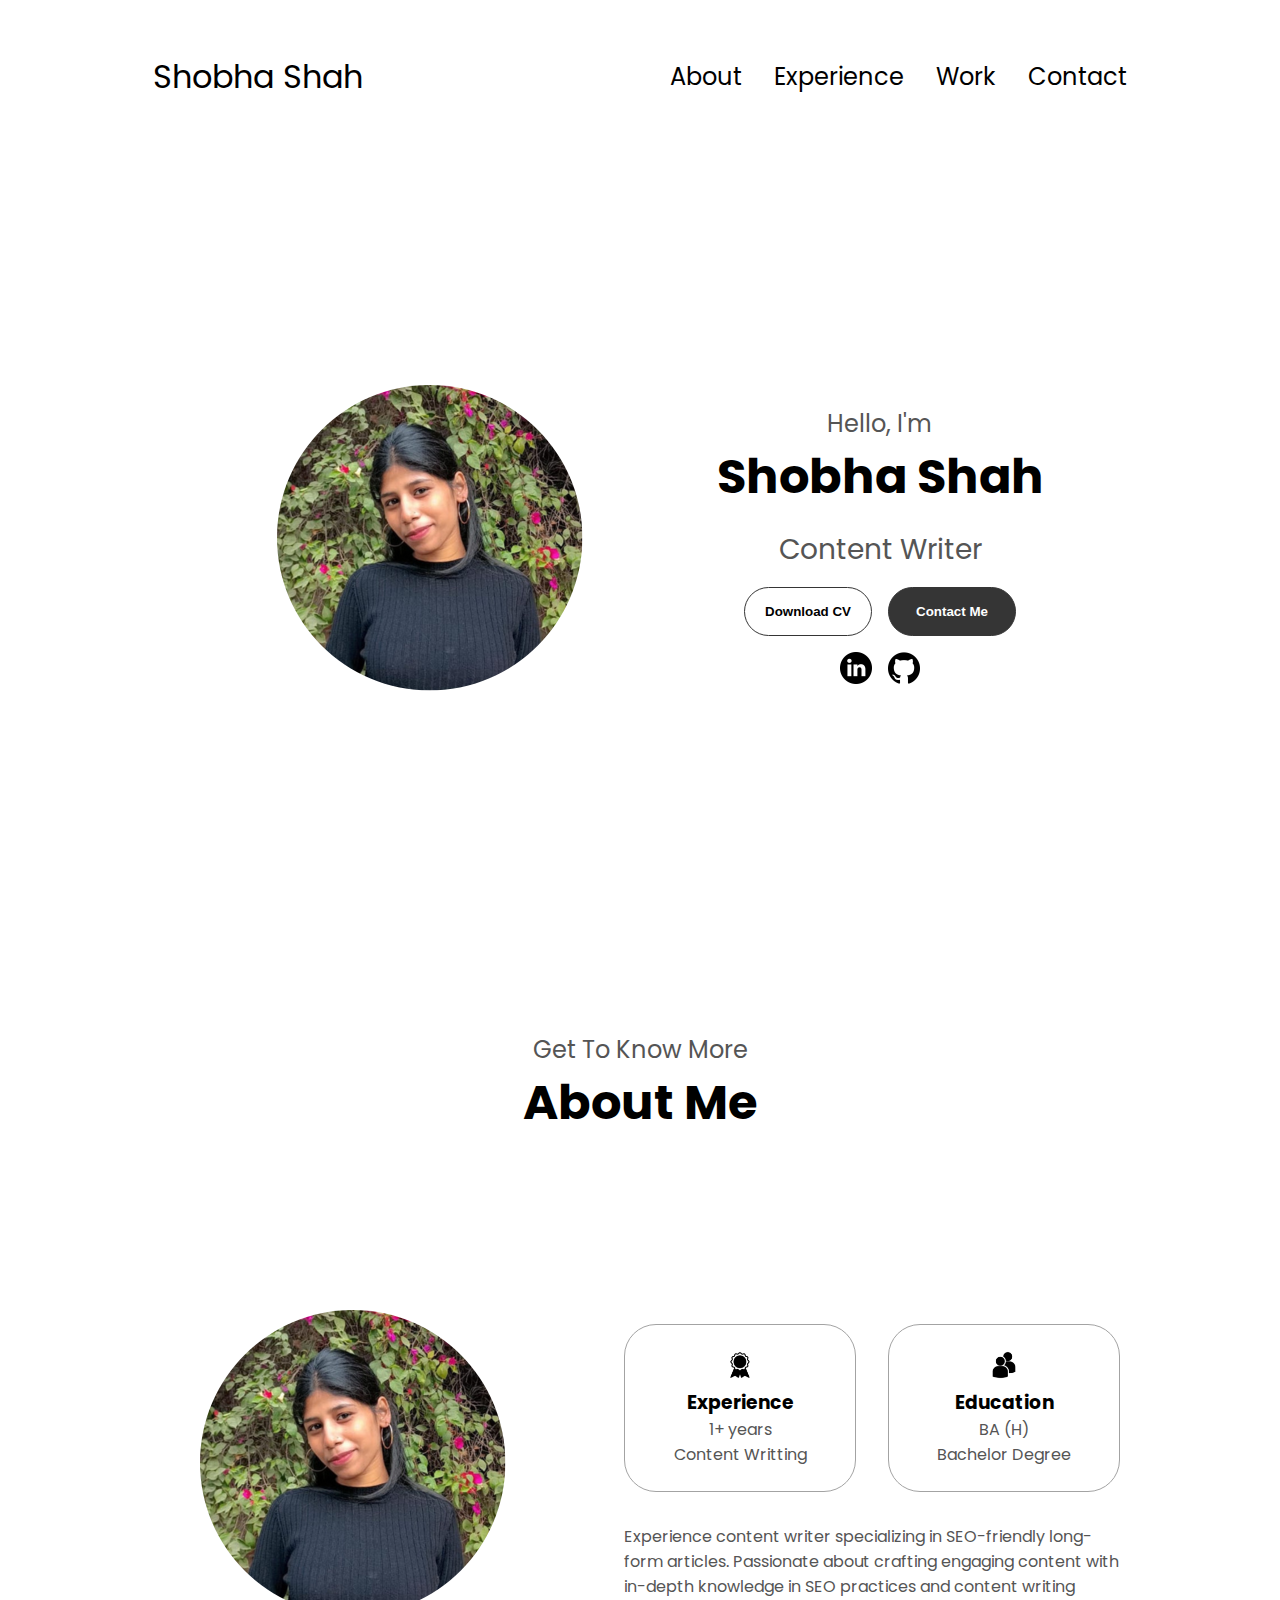
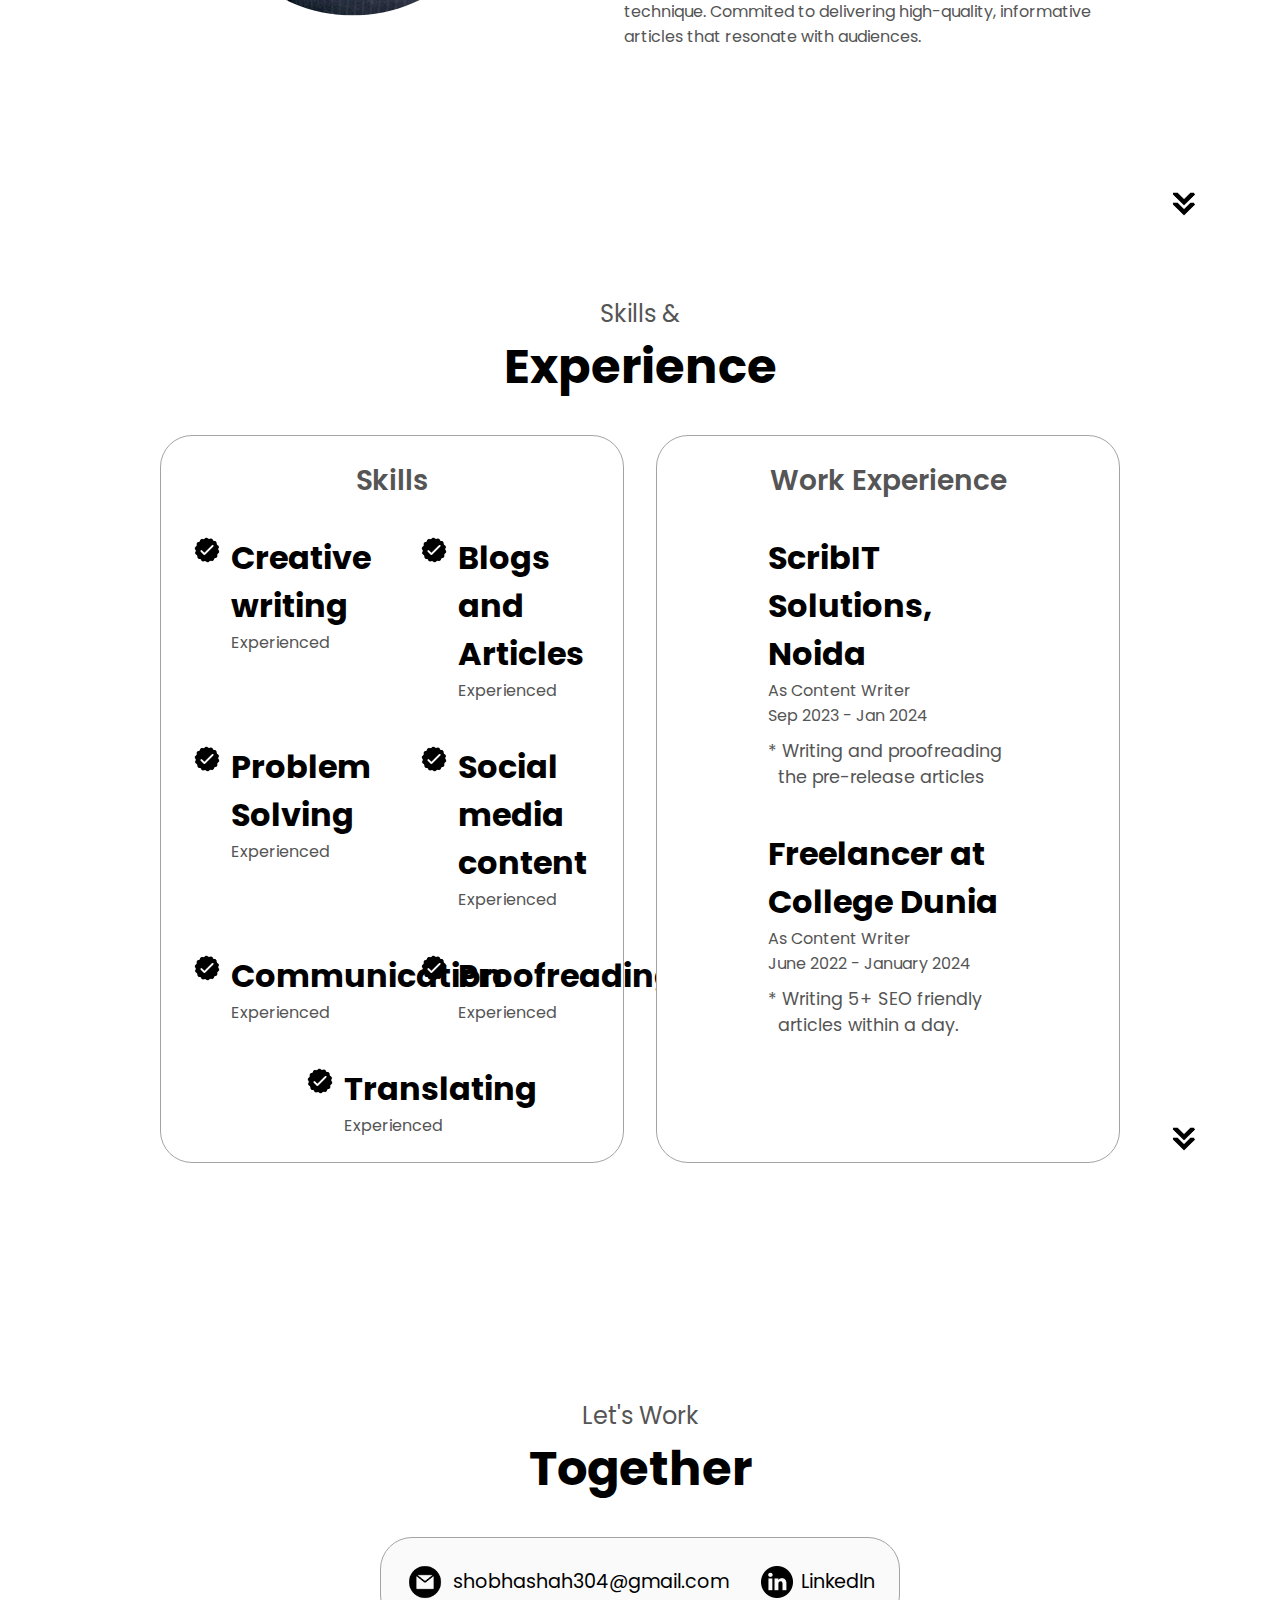
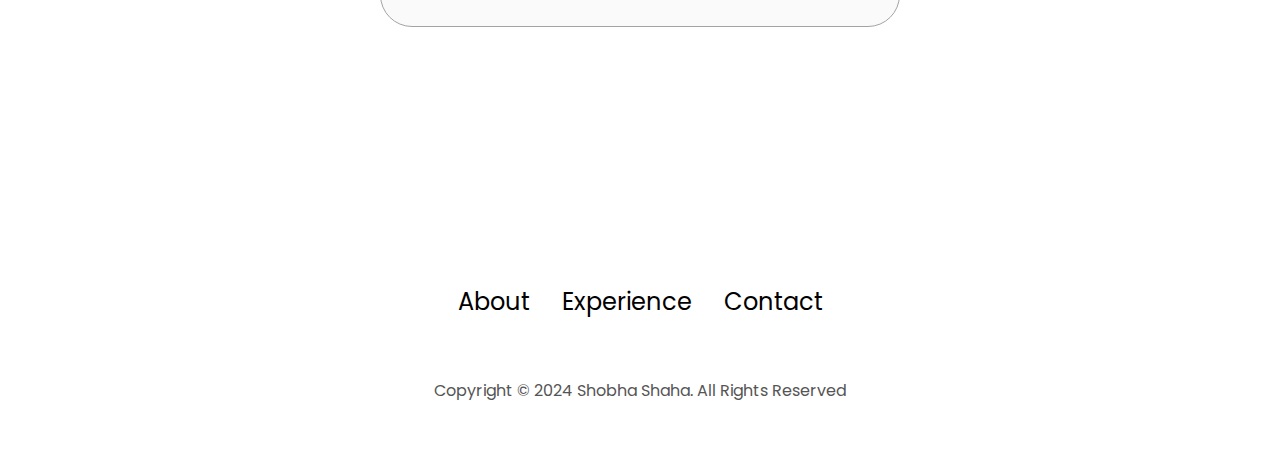
<file: index.html>
<!DOCTYPE html>
<html lang="en">
  <head>
    <meta charset="UTF-8" />
    <meta name="viewport" content="width=device-width, initial-scale=1.0" />
    <link rel="stylesheet" href="styles.css" />
    <link rel="stylesheet" href="mediaQuaries.css" />
    <title>Shobha Shah</title>
  </head>

  <body>
    <nav id="desktop-nav">
      <div class="logo"><a class="navbar_links" href="/">Shobha Shah</a></div>
      <ul class="nav-links">
        <li><a class="navbar_links" href="#about">About</a></li>
        <li><a class="navbar_links" href="#experience">Experience</a></li>
        <li><a class="navbar_links" href="/work.html">Work</a></li>

        <li><a class="navbar_links" href="#contact">Contact </a></li>
      </ul>
    </nav>

    <!-- Mobile Responsive -->
    <nav id="hamburger-nav">
      <div class="logo"><a class="navbar_links" href="/">Shobha Shah</a></div>
      <div class="hamburger-menu">
        <div class="hamburger-icon" onclick="toggleMenu()">
          <span></span>
          <span></span>
          <span></span>
        </div>
        <div class="menu-links">
          <li>
            <a class="navbar_links" href="#about" onclick="toggleMenu()"
              >About</a
            >
          </li>
          <li>
            <a class="navbar_links" href="#experience" onclick="toggleMenu()"
              >Experience</a
            >
          </li>
          <li>
            <a class="navbar_links" href="/work.html" onclick="toggleMenu()"
              >Work</a
            >
          </li>

          <li>
            <a class="navbar_links" href="#contact" onclick="toggleMenu()"
              >Contact
            </a>
          </li>
        </div>
      </div>
    </nav>

    <section id="profile">
      <div class="section_pic_container">
        <img src="./assets/shobha-img.png" alt="" />
      </div>
      <div class="section_text">
        <p class="section_text_p1">Hello, I'm</p>
        <h1 class="title">Shobha Shah</h1>
        <p class="section_text_p2">Content Writer</p>

        <div class="btn-container">
          <button
            class="btn btn-color-2"
            onclick="window.open('./assets/shobha.pdf')"
          >
            Download CV
          </button>

          <button class="btn btn-color-1" onclick="location.href='.#contact'">
            Contact Me
          </button>
        </div>

        <div id="socials-container">
          <img
            src="./assets/linkedin.png"
            alt="My LinkedIn profile"
            class="icon"
            onclick="location.href='https://linkedin.com/'"
          />
          <img
            src="./assets/github.png"
            alt="My Github profile"
            class="icon"
            onclick="location.href='https://github.com/'"
          />
        </div>
      </div>
    </section>

    <section id="about">
      <p class="section_text_p1">Get To Know More</p>
      <h1 class="title">About Me</h1>

      <div class="section-container">
        <div class="section_pic_container">
          <img src="./assets/shobha-img.png" alt="" class="about-img" />
        </div>
        <div class="about-details-container">
          <div class="about-containers">
            <div class="details-container">
              <img src="./assets/experience.png" alt="" class="icon" />
              <h3>Experience</h3>
              <p>1+ years <br />Content Writting</p>
            </div>
            <div class="details-container">
              <img src="./assets/education.png" alt="" class="icon" />
              <h3>Education</h3>
              <p>BA (H) <br />Bachelor Degree</p>
            </div>
          </div>
          <div class="text-container">
            <p>
              Experience content writer specializing in SEO-friendly long-form
              articles. Passionate about crafting engaging content with in-depth
              knowledge in SEO practices and content writing technique. Commited
              to delivering high-quality, informative articles that resonate
              with audiences.
            </p>
          </div>
        </div>
      </div>

      <img
        src="./assets/arrow.png"
        alt=""
        class="icon arrow"
        onclick="location.href='./#experience'"
      />
    </section>

    <section id="experience">
      <p class="section_text_p1">Skills &</p>
      <h1 class="title">Experience</h1>
      <div class="experience-details-container">
        <div class="about-containers">
          <div class="details-container">
            <h2 class="experience-sub-title">Skills</h2>
            <div class="article-container">
              <article>
                <img src="./assets/checkmark.png" alt="" class="icon" />
                <div>
                  <h1>Creative writing</h1>
                  <p>Experienced</p>
                </div>
              </article>
              <article>
                <img src="./assets/checkmark.png" alt="" class="icon" />
                <div>
                  <h1>Blogs and Articles</h1>
                  <p>Experienced</p>
                </div>
              </article>
              <article>
                <img src="./assets/checkmark.png" alt="" class="icon" />
                <div>
                  <h1>Problem Solving</h1>
                  <p>Experienced</p>
                </div>
              </article>
              <article>
                <img src="./assets/checkmark.png" alt="" class="icon" />
                <div>
                  <h1>Social media content</h1>
                  <p>Experienced</p>
                </div>
              </article>
              <article>
                <img src="./assets/checkmark.png" alt="" class="icon" />
                <div>
                  <h1>Communication</h1>
                  <p>Experienced</p>
                </div>
              </article>
              <article>
                <img src="./assets/checkmark.png" alt="" class="icon" />
                <div>
                  <h1>Proofreading</h1>
                  <p>Experienced</p>
                </div>
              </article>
              <article>
                <img src="./assets/checkmark.png" alt="" class="icon" />
                <div>
                  <h1>Translating</h1>
                  <p>Experienced</p>
                </div>
              </article>
            </div>
          </div>

          <div class="details-container">
            <h2 class="experience-sub-title">Work Experience</h2>
            <div class="article-container">
              <article class="work-article">
                <div>
                  <!-- <img src="./assets/checkmark.png" alt="" class="icon" /> -->
                  <h1>ScribIT Solutions, Noida</h1>
                  <p style="padding-bottom: 10px">
                    As Content Writer <br />
                    Sep 2023 - Jan 2024
                  </p>
                  <p style="font-size: 1.1rem">
                    * Writing and proofreading <br />
                    &nbsp; the pre-release articles
                  </p>
                  <!--                   <p style="font-size: 1.1rem">
                   *  Research 50+ trending <br />
                        &nbsp; keywords within a day.
                  </p> -->
                </div>
              </article>
              <article class="work-article">
                <div>
                  <!-- <img src="./assets/checkmark.png" alt="" class="icon" /> -->
                  <h1>Freelancer at College Dunia</h1>
                  <p style="padding-bottom: 10px">
                    As Content Writer <br />
                    June 2022 - January 2024
                  </p>
                  <p style="font-size: 1.1rem">
                    * Writing 5+ SEO friendly <br />
                    &nbsp; articles within a day.
                  </p>
                  <!--                   <p style="font-size: 1.1rem">
                    * Research 50+ trending <br />
                    keywords within a day.
                  </p> -->
                </div>
              </article>
            </div>
          </div>
        </div>
      </div>
      <img
        src="./assets/arrow.png"
        alt=""
        class="icon arrow"
        onclick="location.href='./#experience'"
      />
    </section>

    <section id="contact">
      <p class="section_text_p1">Let's Work</p>
      <h1 class="title">Together</h1>
      <div class="contact-info-upper-container">
        <div class="contact-info-container">
          <img
            src="./assets/email.png"
            alt=""
            class="icon contact-icon email-icon"
          />
          <p>
            <a class="navbar_links" href="mailto:shobhashah304@gmail.com"
              >shobhashah304@gmail.com</a
            >
          </p>
        </div>
        <div class="contact-info-container">
          <img src="./assets/linkedin.png" alt="" class="icon contact-icon" />
          <p>
            <a class="navbar_links" href="https://www.linkedin.com">LinkedIn</a>
          </p>
        </div>
      </div>
    </section>

    <footer>
      <nav>
        <div class="nav-links-container">
          <ul class="nav-links">
            <li><a class="navbar_links" href="#about">About</a></li>
            <li><a class="navbar_links" href="#experience">Experience</a></li>

            <li><a class="navbar_links" href="#contact">Contact </a></li>
          </ul>
        </div>
      </nav>
      <p>Copyright &#169; 2024 Shobha Shaha. All Rights Reserved</p>
    </footer>
    <script src="script.js"></script>
  </body>
</html>
</file>
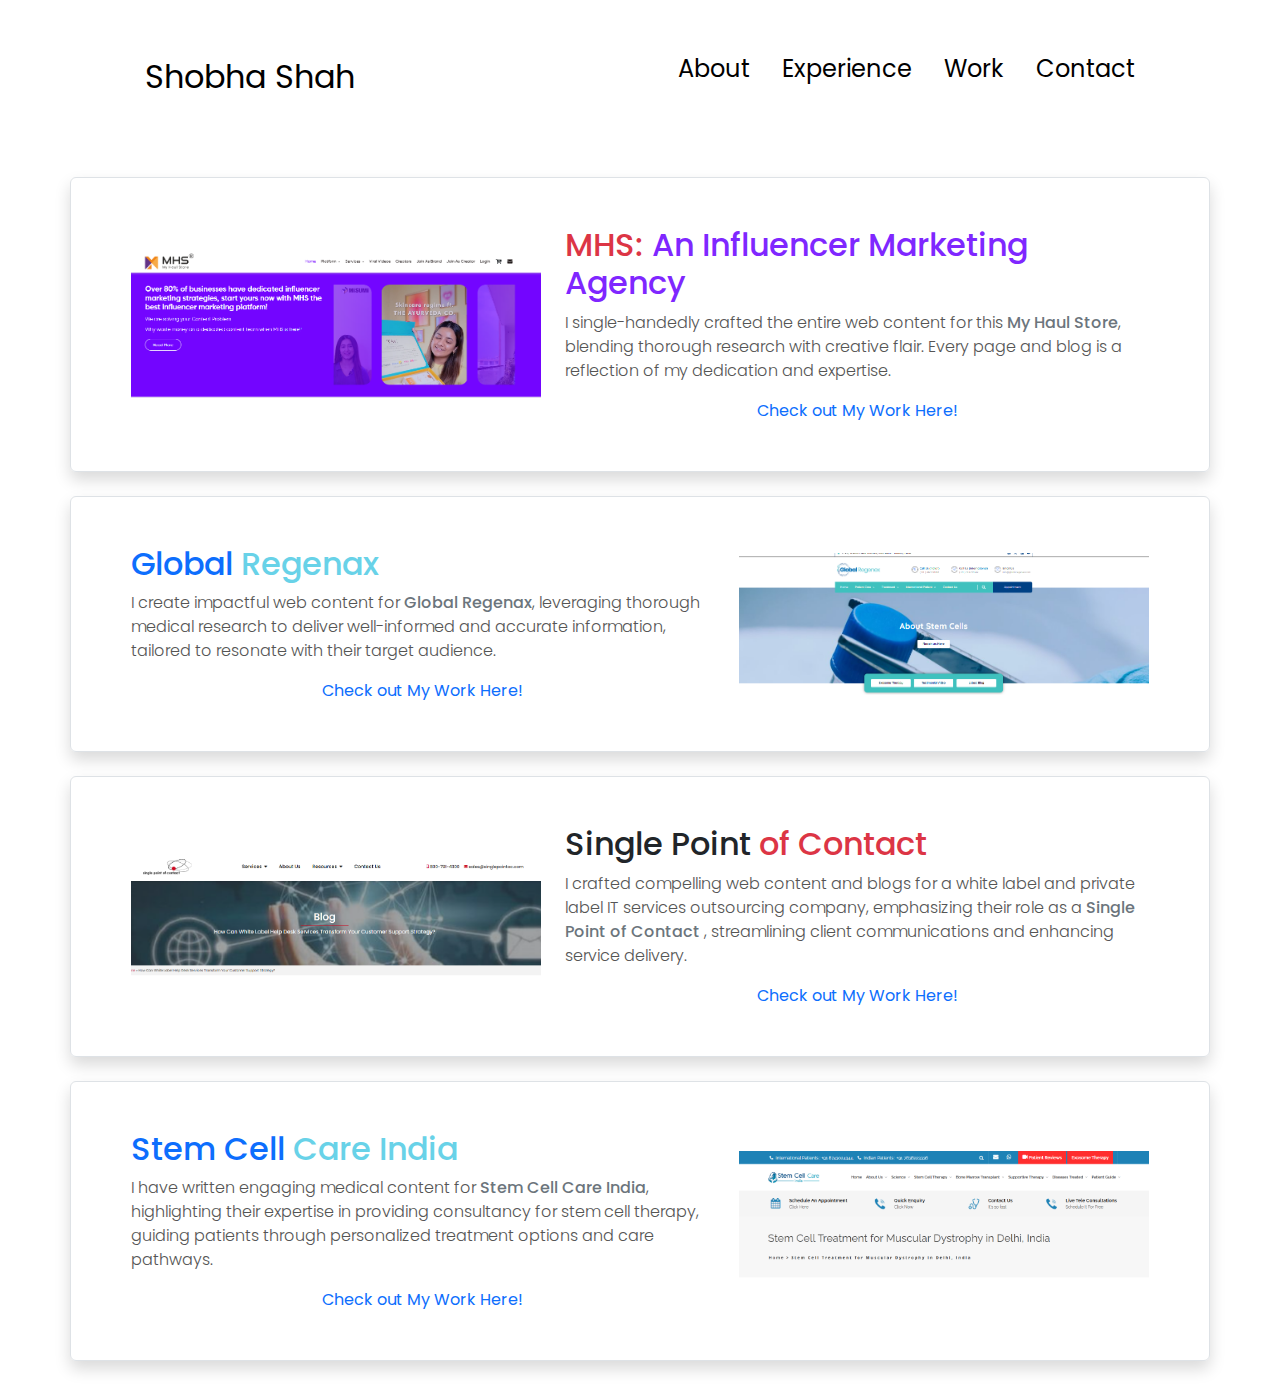
<file: work.html>
<!DOCTYPE html>
<html lang="en">
  <head>
    <meta charset="utf-8" />
    <meta name="viewport" content="width=device-width, initial-scale=1" />
    <title>Work</title>
    <!-- Bootstrap -->
    <link
      href="https://cdn.jsdelivr.net/npm/bootstrap@5.3.3/dist/css/bootstrap.min.css"
      rel="stylesheet"
      integrity="sha384-QWTKZyjpPEjISv5WaRU9OFeRpok6YctnYmDr5pNlyT2bRjXh0JMhjY6hW+ALEwIH"
      crossorigin="anonymous"
    />

    <link rel="stylesheet" href="styles.css" />
    <link rel="stylesheet" href="mediaQuaries.css" />
  </head>

  <body>
    <nav id="desktop-nav">
      <div class="logo"><a class="navbar_links" href="/">Shobha Shah</a></div>
      <ul class="nav-links">
        <li><a class="navbar_links" href="#about">About</a></li>
        <li><a class="navbar_links" href="#experience">Experience</a></li>
        <li><a class="navbar_links" href="/work.html">Work</a></li>

        <li><a class="navbar_links" href="#contact">Contact </a></li>
      </ul>
    </nav>

    <!-- Mobile Responsive -->
    <nav id="hamburger-nav">
      <div class="logo"><a class="navbar_links" href="/">Shobha Shah</a></div>
      <div class="hamburger-menu">
        <div class="hamburger-icon" onclick="toggleMenu()">
          <span></span>
          <span></span>
          <span></span>
        </div>
        <div class="menu-links">
          <li>
            <a class="navbar_links" href="#about" onclick="toggleMenu()"
              >About</a
            >
          </li>
          <li>
            <a class="navbar_links" href="#experience" onclick="toggleMenu()"
              >Experience</a
            >
          </li>
          <li>
            <a class="navbar_links" href="/work.html" onclick="toggleMenu()"
              >Work</a
            >
          </li>

          <li>
            <a class="navbar_links" href="#contact" onclick="toggleMenu()"
              >Contact
            </a>
          </li>
        </div>
      </div>
    </nav>

    <div class="container my-4 border rounded shadow">
      <div
        class="row featurette d-flex justify-content-center align-items-center p-adding"
      >
        <div class="col-md-7 order-md-2">
          <h2 class="featurette-heading">
            <span class="text-danger">MHS: </span>
            <span class="custom_purple">An Influencer Marketing Agency</span>
          </h2>
          <p class="lead">
            I single-handedly crafted the entire web content for this
            <span class="text-secondary fw-medium">My Haul Store</span>,
            blending thorough research with creative flair. Every page and blog
            is a reflection of my dedication and expertise.
          </p>
          <a
            href="https://www.myhaulstore.com/platform/instagram-influencers"
            target="_blank"
            class="card_links"
            >Check out My Work Here!</a
          >
        </div>

        <div class="col-md-5 order-md-1">
          <img
            class="img-fluid"
            src="/assets/Screenshot 2024-07-21 191158.png"
            alt=""
          />
        </div>
      </div>
    </div>

    <div class="container my-4 border rounded shadow">
      <div
        class="row featurette d-flex justify-content-center align-items-center p-adding"
      >
        <div class="col-md-7 order-md-1">
          <h2 class="featurette-heading">
            <span class="text-primary">Global</span>
            <span class="custom_primary">Regenax</span>
          </h2>
          <p class="lead">
            I create impactful web content for
            <span class="text-secondary fw-medium">Global Regenax</span>,
            leveraging thorough medical research to deliver well-informed and
            accurate information, tailored to resonate with their target
            audience.
          </p>
          <a
            href="https://onlinemarketing-agency.com/global-regenex/patient-care/about-stem-cells/"
            target="_blank"
            class="card_links"
            >Check out My Work Here!</a
          >
        </div>
        <div class="col-md-5 order-md-2">
          <img
            class="img-fluid"
            src="/assets/Screenshot 2024-07-21 212234.png"
            alt=""
          />
        </div>
      </div>
    </div>

    <div class="container my-4 border rounded shadow">
      <div
        class="row featurette d-flex justify-content-center align-items-center p-adding"
      >
        <div class="col-md-7 order-md-2">
          <h2 class="featurette-heading">
            Single Point
            <span class="text-danger">of Contact</span>
          </h2>
          <p class="lead">
            I crafted compelling web content and blogs for a white label and
            private label IT services outsourcing company, emphasizing their
            role as a
            <span class="text-secondary fw-medium"
              >Single Point of Contact</span
            >
            , streamlining client communications and enhancing service delivery.
          </p>
          <a
            href="https://singlepointoc.com/how-does-outsourcing-with-white-label-soc-services-strengthen-incident-response-strategies/ 
"
            target="_blank"
            class="card_links"
            >Check out My Work Here!</a
          >
        </div>
        <div class="col-md-5 order-md-1">
          <img
            class="img-fluid"
            src="/assets/Screenshot 2024-07-21 212449.png"
            alt=""
          />
        </div>
      </div>
    </div>

    <div class="container my-4 border rounded shadow">
      <div
        class="row featurette d-flex justify-content-center align-items-center p-adding"
      >
        <div class="col-md-7 order-md-1">
          <h2 class=" text-primary">
             Stem Cell
            <span class="custom_primary">Care India</span>
          </h2>
          <p class="lead">
            I have written engaging medical content for
            <span class="text-secondary fw-medium">Stem Cell Care India</span>,
            highlighting their expertise in providing consultancy for stem cell
            therapy, guiding patients through personalized treatment options and
            care pathways.
          </p>
           <a
            href="https://www.stemcellcareindia.com/diseases/stem-cell-treatment-for-muscular-dystrophy-india/#Types"
            target="_blank"
            class="card_links"
            >Check out My Work Here!</a
          >
        </div>
        <div class="col-md-5 order-md-2">
          <img
            class="img-fluid"
            src="/assets/Screenshot 2024-07-21 210327.png"
            alt=""
          />
        </div>
      </div>
    </div>

    <script
      src="https://cdn.jsdelivr.net/npm/bootstrap@5.3.3/dist/js/bootstrap.bundle.min.js"
      integrity="sha384-YvpcrYf0tY3lHB60NNkmXc5s9fDVZLESaAA55NDzOxhy9GkcIdslK1eN7N6jIeHz"
      crossorigin="anonymous"
    ></script>
  </body>
</html>
</file>
<file: styles.css>
@import url("https://fonts.googleapis.com/css2?family=Poppins:ital,wght@0,100;0,200;0,300;0,400;0,500;0,600;0,700;0,800;0,900;1,100;1,200;1,300;1,400;1,500;1,600;1,700;1,800;1,900&display=swap");

* {
  margin: 0;
  padding: 0;
}

body {
  font-family: "Poppins", sans-serif;
}

html {
  scroll-behavior: smooth;
}

p {
  color: rgb(85, 85, 85);
}

/* Transition */

a,
.btn {
  transition: all 300ms ease;
}

/* navbar */

nav,
.nav-links {
  display: flex;
}

nav {
  justify-content: space-around;
  align-items: center;
  height: 17vh;
}

.nav-links {
  list-style: none;
  gap: 2rem;
  font-size: 1.5rem;
}

.navbar_links {
  text-decoration: none;
  color: black;
  text-decoration-color: white;
}

.navbar_links:hover {
  color: grey;
  text-decoration: underline;
  text-underline-offset: 1rem;
  text-decoration-color: rgb(181, 181, 181);
}

.logo {
  font-size: 2rem;
}

.logo:hover {
  cursor: default;
}

#hamburger-nav {
  display: none;
}

.hamburger-menu {
  position: relative;
  display: inline-block;
}

.hamburger-icon {
  display: flex;
  flex-direction: column;
  justify-content: space-between;
  height: 24px;
  width: 30px;
  cursor: pointer;
}

.hamburger-icon span {
  width: 100%;
  height: 2px;
  background-color: black;
  transition: all 0.3 ease-in-out;
}

.menu-links {
  position: absolute;
  top: 100%;
  right: 0;
  background-color: white;
  width: fit-content;
  max-height: 0;
  overflow: hidden;
  transition: all 0.3 ease-in-out;
}

.menu-links a {
  display: block;
  padding: 10px;
  text-align: center;
  text-decoration: none;
  font-size: 1.5rem;
  color: black;
  transition: all 0.3 ease-in-out;
}

.menu-links li {
  list-style: none;
}

.menu-links.open {
  max-height: 300px;
}

.hamburger-icon.open span:first-child {
  transform: rotate(45deg) translate(10px, 5px);
}

.hamburger-icon.open span:nth-child(2) {
  opacity: 0;
}
.hamburger-icon.open span:last-child {
  transform: rotate(-45deg) translate(10px, -5px);
}

.hamburger-icon span:first-child {
  transform: none;
}
.hamburger-icon span:first-child {
  opacity: 1;
}
.hamburger-icon span:first-child {
  transform: none;
}

/* section */

section {
  padding-top: 4vh;
  height: 96vh;
  margin: 0 10rem;
  box-sizing: border-box;
  min-height: fit-content;
}

.section-container {
  display: flex;
}

#profile {
  display: flex;
  gap: 5rem;
  justify-content: center;
  height: 80vh;
}

.section_pic_container {
  display: flex;
  height: 400px;
  width: 400px;
  margin: auto 0;
}

.section_text {
  align-self: center;
  text-align: center;
}

.section_text_p {
  font-weight: 600;
}

.section_text_p1 {
  text-align: center;
  font-size: 24px;
}

.section_text_p2 {
  font-size: 1.75rem;
  margin: 1rem;
}

.title {
  font-size: 3rem;
  text-align: center;
}

#socials-container {
  display: flex;
  justify-content: center;
  margin-top: 1rem;
  gap: 1rem;
}

/* icon */

.icon {
  cursor: pointer;
  height: 2rem;
}

/* button */

.btn-container {
  display: flex;
  justify-content: center;
  gap: 1rem;
}

.btn {
  font-weight: 600;
  transition: all 300ms ease;
  padding: 1rem;
  width: 8rem;
  border-radius: 2rem;
}

.btn-color-1,
.btn-color-2 {
  border: rgb(53, 53, 53) 0.1rem solid;
}

.btn-color-1:hover,
.btn-color-2:hover {
  cursor: pointer;
}

.btn-color-1,
.btn-color-2:hover {
  background: rgb(53, 53, 53);
  color: white;
}

.btn-color-1:hover {
  background: rgb(0, 0, 0);
}

.btn-color-2 {
  background: none;
}

.btn-color-2:hover {
  border: rgb(255, 255, 255) 0.1rem solid;
}

.btn-container {
  gap: 1rem;
}

/* about section */

#about {
  position: relative;
}

.about-containers {
  gap: 2rem;
  margin-bottom: 2rem;
  margin-top: 2rem;
}

.about-details-container {
  justify-content: center;
  flex-direction: column;
}

.about-containers,
.about-details-container {
  display: flex;
}

.about-img {
  border-radius: 2rem;
}

.arrow {
  position: absolute;
  right: -5rem;
  bottom: 2.5rem;
}

.details-container {
  padding: 1.5rem;
  flex: 1;
  background: white;
  border-radius: 2rem;
  border: rgb(53, 53, 53) 0.1rem solid;
  border-color: rgb(163, 163, 163);
  text-align: center;
}

.section-container {
  gap: 4rem;
  height: 80%;
}

.section_pic_container {
  height: 400px;
  width: 400px;
  margin: auto 0;
}

/* Experience */

#experience {
  position: relative;
}

.experience-sub-title {
  color: rgb(85, 85, 85);
  font-weight: 600;
  font-size: 1.75rem;
  margin-bottom: 2rem;
}

.experience-details-container {
  display: flex;
  justify-content: center;
  flex-direction: column;
}

.article-container {
  display: flex;
  text-align: initial;
  flex-wrap: wrap;
  flex-direction: row;
  gap: 2.5rem;
  justify-content: space-around;
}

article {
  display: flex;
  width: 11rem;
  justify-content: space-around;
  gap: 0.5rem;
}

.work-article {
  width: 15rem;
}

article .icon {
  cursor: default;
}

/* Contact */

#contact {
  display: flex;
  justify-content: center;
  flex-direction: column;
  height: 70vh;
}

.contact-info-upper-container {
  display: flex;
  justify-content: center;
  border-radius: 2rem;
  border: rgb(53, 53, 53) solid 0.1rem;
  border-color: rgb(163, 163, 163);
  background: rgb(250, 250, 250);
  margin: 2rem auto;
  padding: 0.5rem;
}

.contact-info-container {
  display: flex;
  align-items: center;
  justify-content: center;
  gap: 0.5rem;
  margin: 1rem;
}

.contact-info-container p {
  font-size: larger;
}

.contact-icon {
  cursor: default;
}

.email-icon {
  height: 2.5rem;
}

/* Footer */

footer {
  height: 26vh;
  margin: 0 1rem;
}

footer p {
  text-align: center;
}



/* customized padding */

.p-adding{
  padding: 3rem;
}

.custom_primary{
  color: #68D2E8;
}

.custom_purple{
  color:#7F27FF;
}

.card_links{
  text-decoration: none;
  display: flex;
  align-items: center;
  justify-content: center;
}

.lead{
  font-size: 1rem;
}
</file>
<file: mediaQuaries.css>
@media screen and (max-width: 1400px) {
  #profile {
    height: 83vh;
    margin-bottom: 6rem;
  }

  .about-containers {
    flex-wrap: wrap;
  }
}

@media screen and (max-width: 1200px) {
  #desktop-nav {
    display: none;
  }

  #hamburger-nav {
    display: flex;
  }

  #experience,
  .experience-details-container {
    margin-top: 2rem;
  }

  #profile,
  .section-container {
    display: block;
  }

  .arrow {
    display: none;
  }

  section,
  .section-container {
    height: fit-content;
  }

  section {
    margin: 0 5%;
  }

  .section_pic_container {
    width: 275px;
    height: 275px;
    margin: 0 auto 2rem;
  }

  .about-containers {
    margin-top: 0;
  }
}

@media screen and (max-width: 600px) {
  #contact,
  footer {
    height: 40vh;
  }

  #profile {
    height: 83vh;
    margin-bottom: 0;
  }

  article {
    font-size: 1rem;
  }

  footer nav {
    height: fit-content;
    margin-bottom: 2rem;
  }

  .about-containers,
  .contact-info-upper-container,
  .btn-container {
    flex-wrap: wrap;
  }

  .contact-info-container {
    margin: 0;
  }

  .contact-info-container p,
  .nav-links li a {
    font-size: 1rem;
  }

  .experience-sub-title {
    font-size: 1.25rem;
  }

  .logo {
    font-size: 1.5rem;
  }

  .nav-links {
    flex-direction: column;
    gap: 0.5rem;
    text-align: center;
  }

  .section_pic_container {
    width: auto;
    height: 46vw;
    justify-content: center;
  }

  .section_text_p2 {
    font-size: 1.25rem;
  }

  .title {
    font-size: 2rem;
  }

  .text-container {
    text-align: justify;
  }
}
</file>
